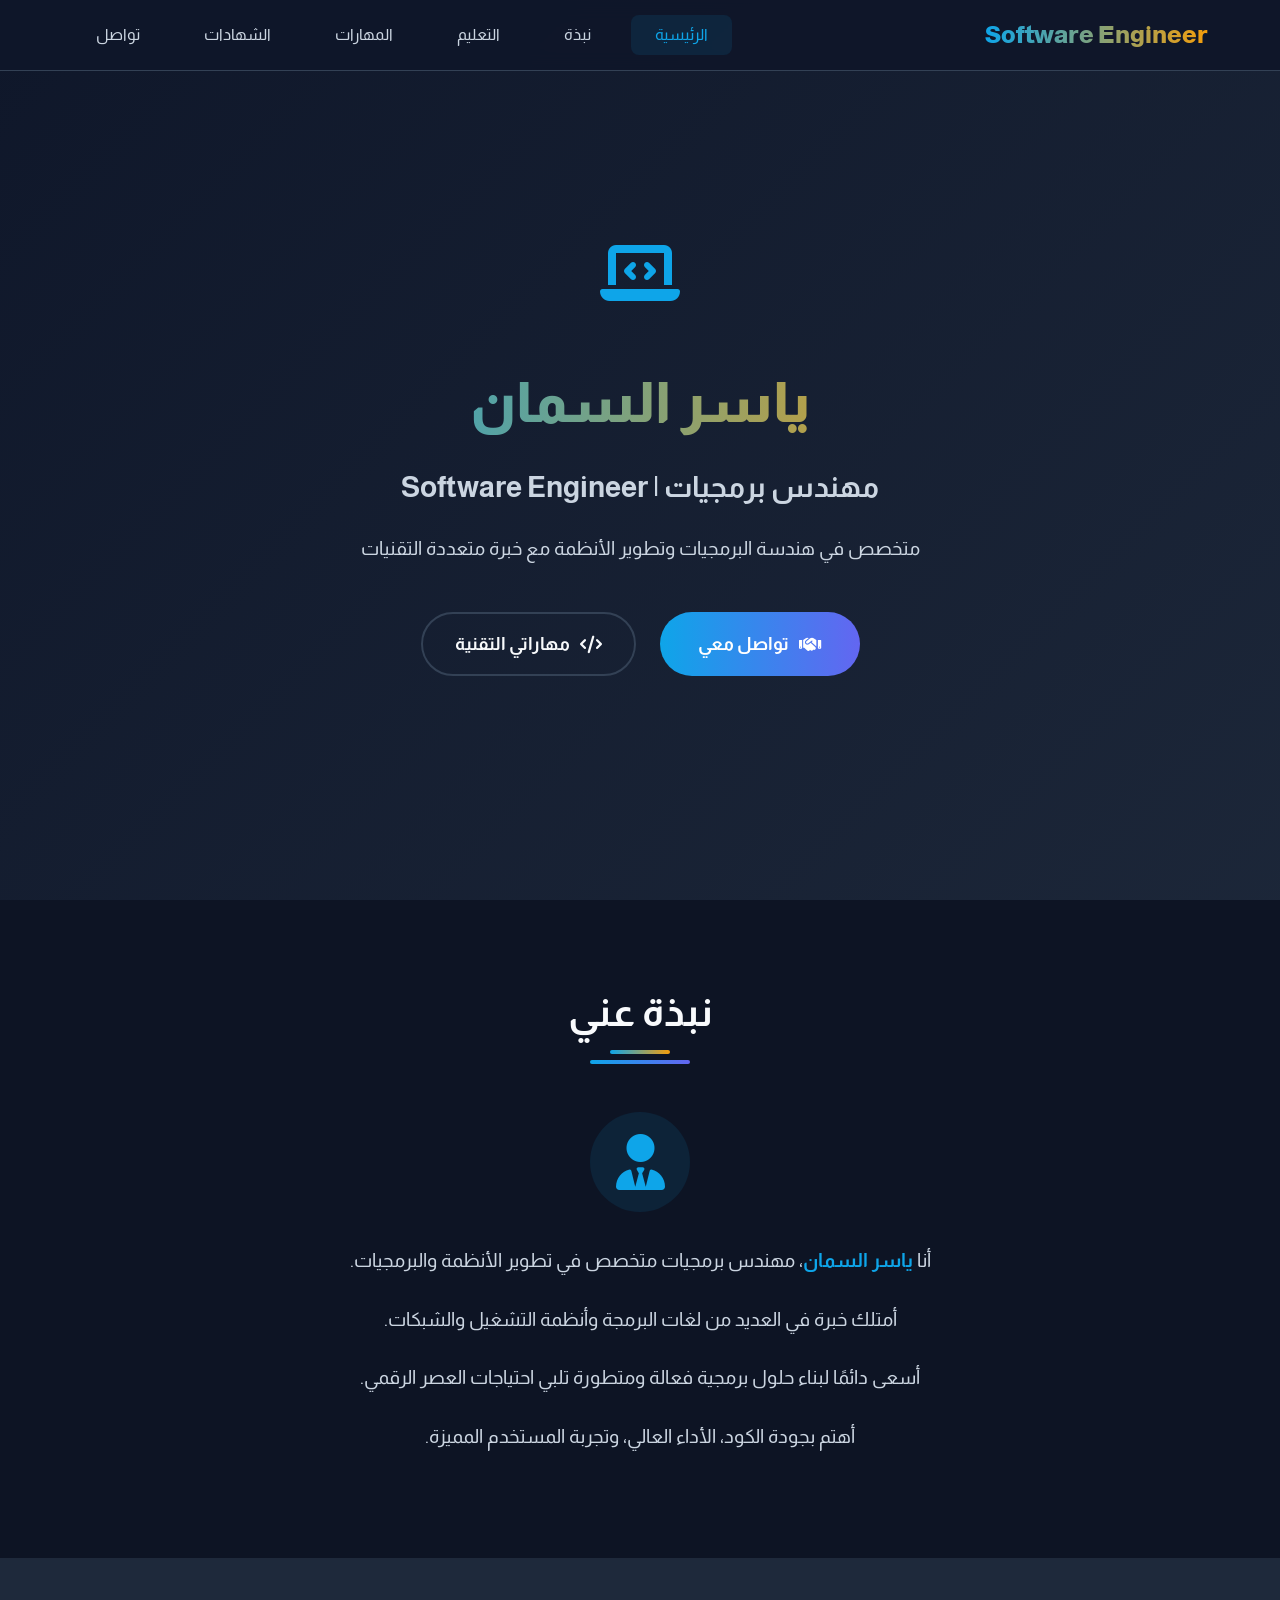
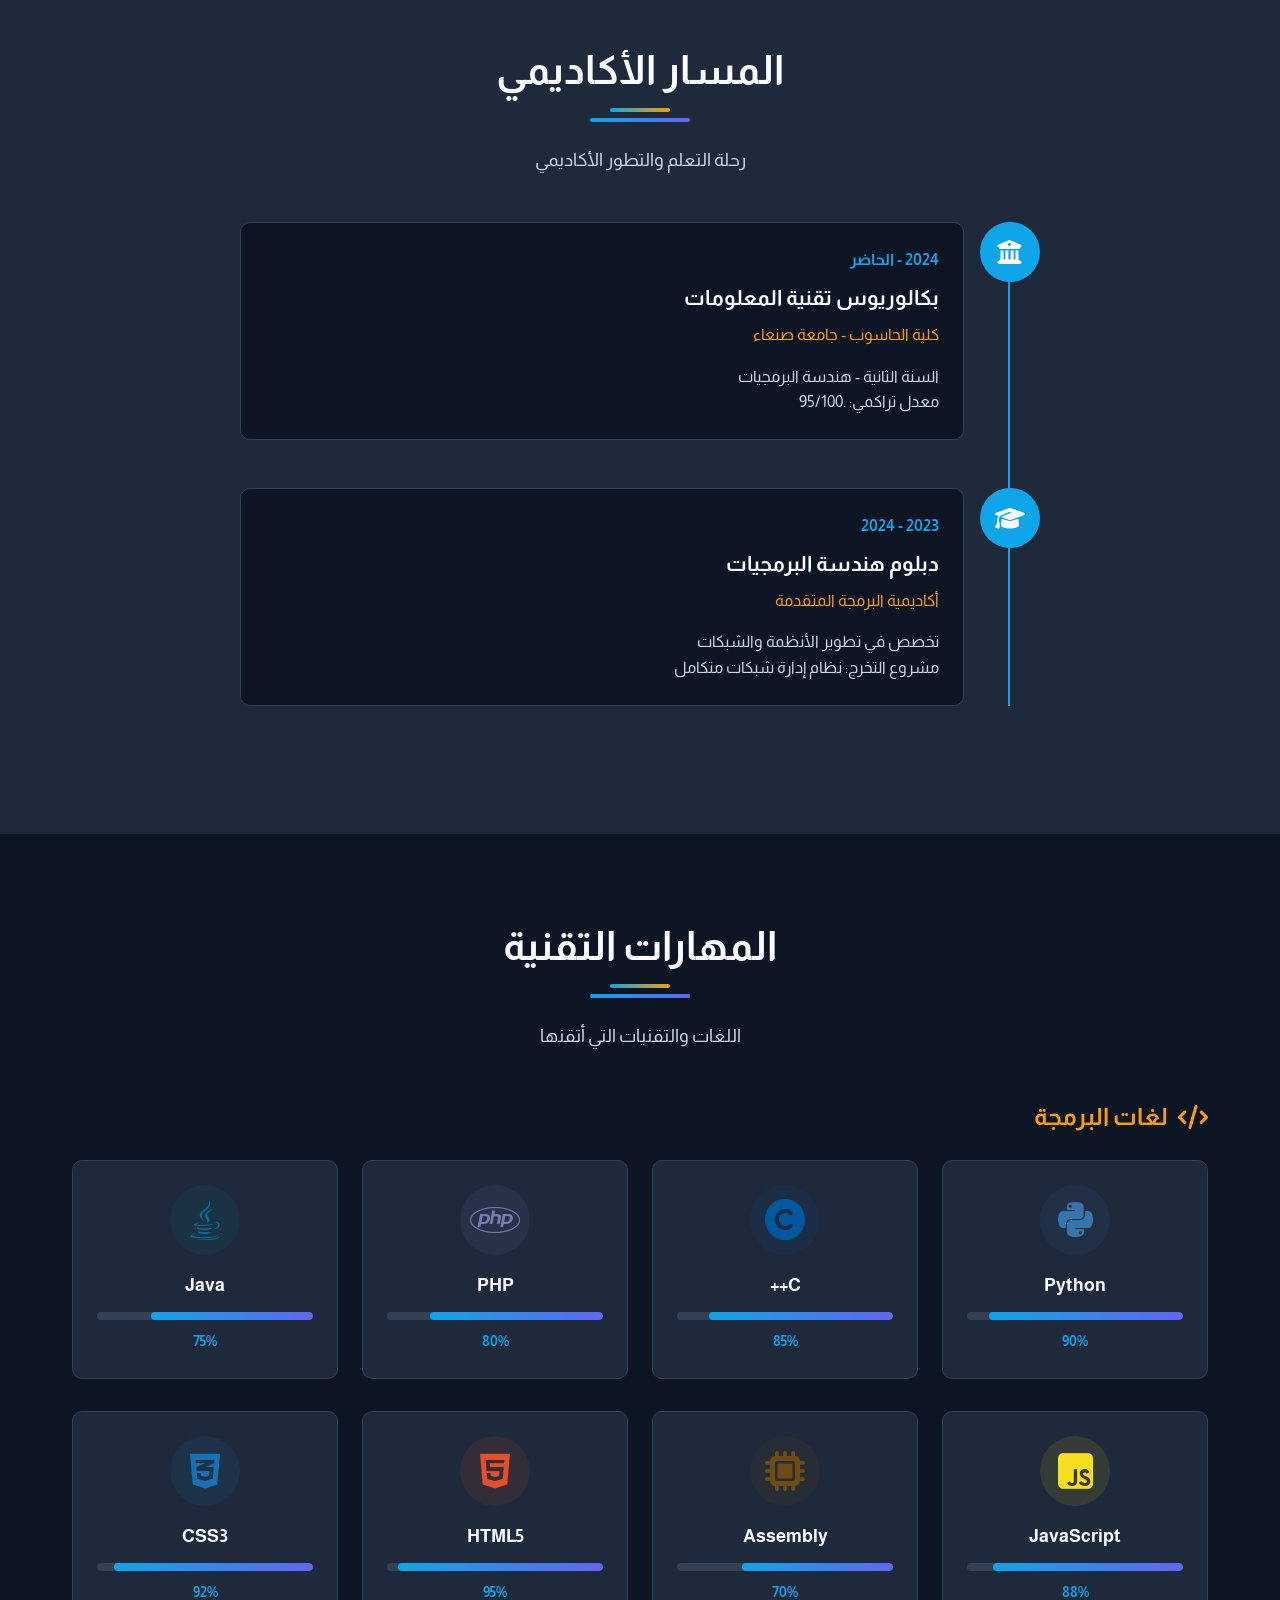
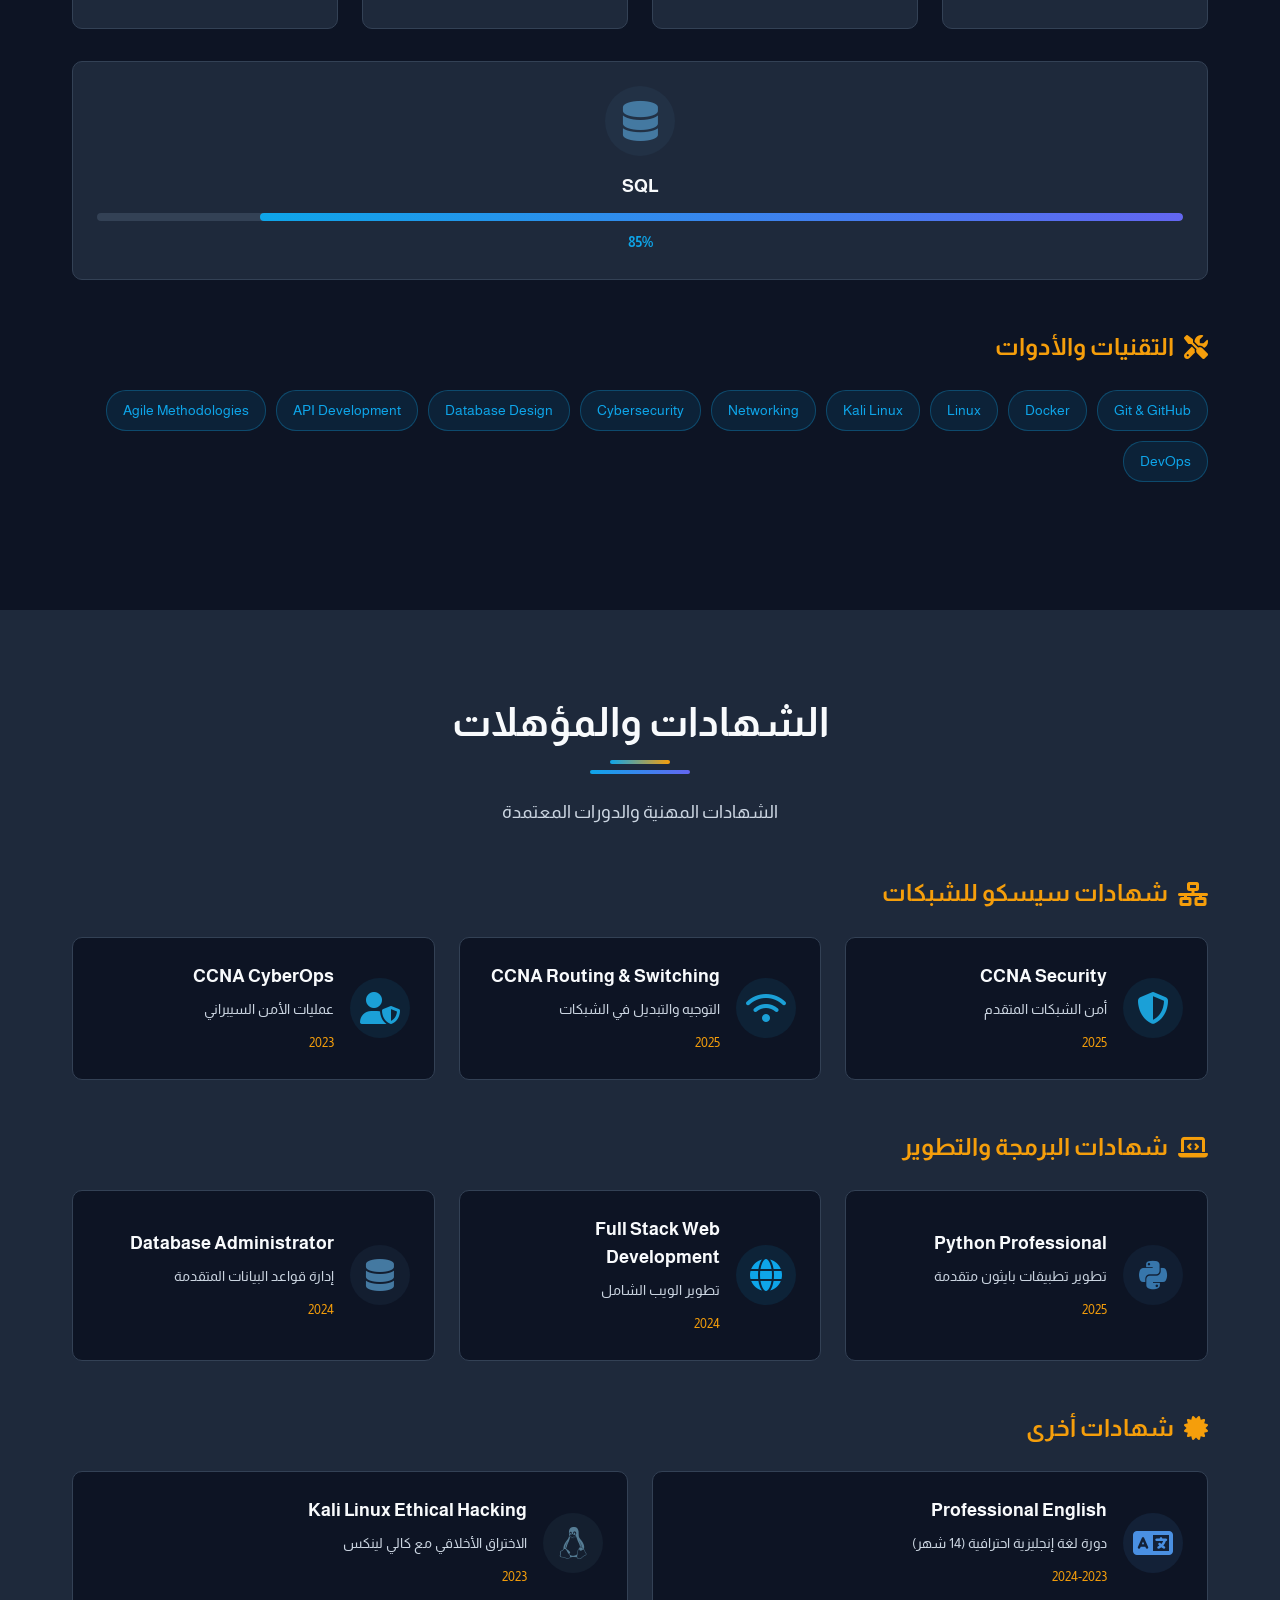
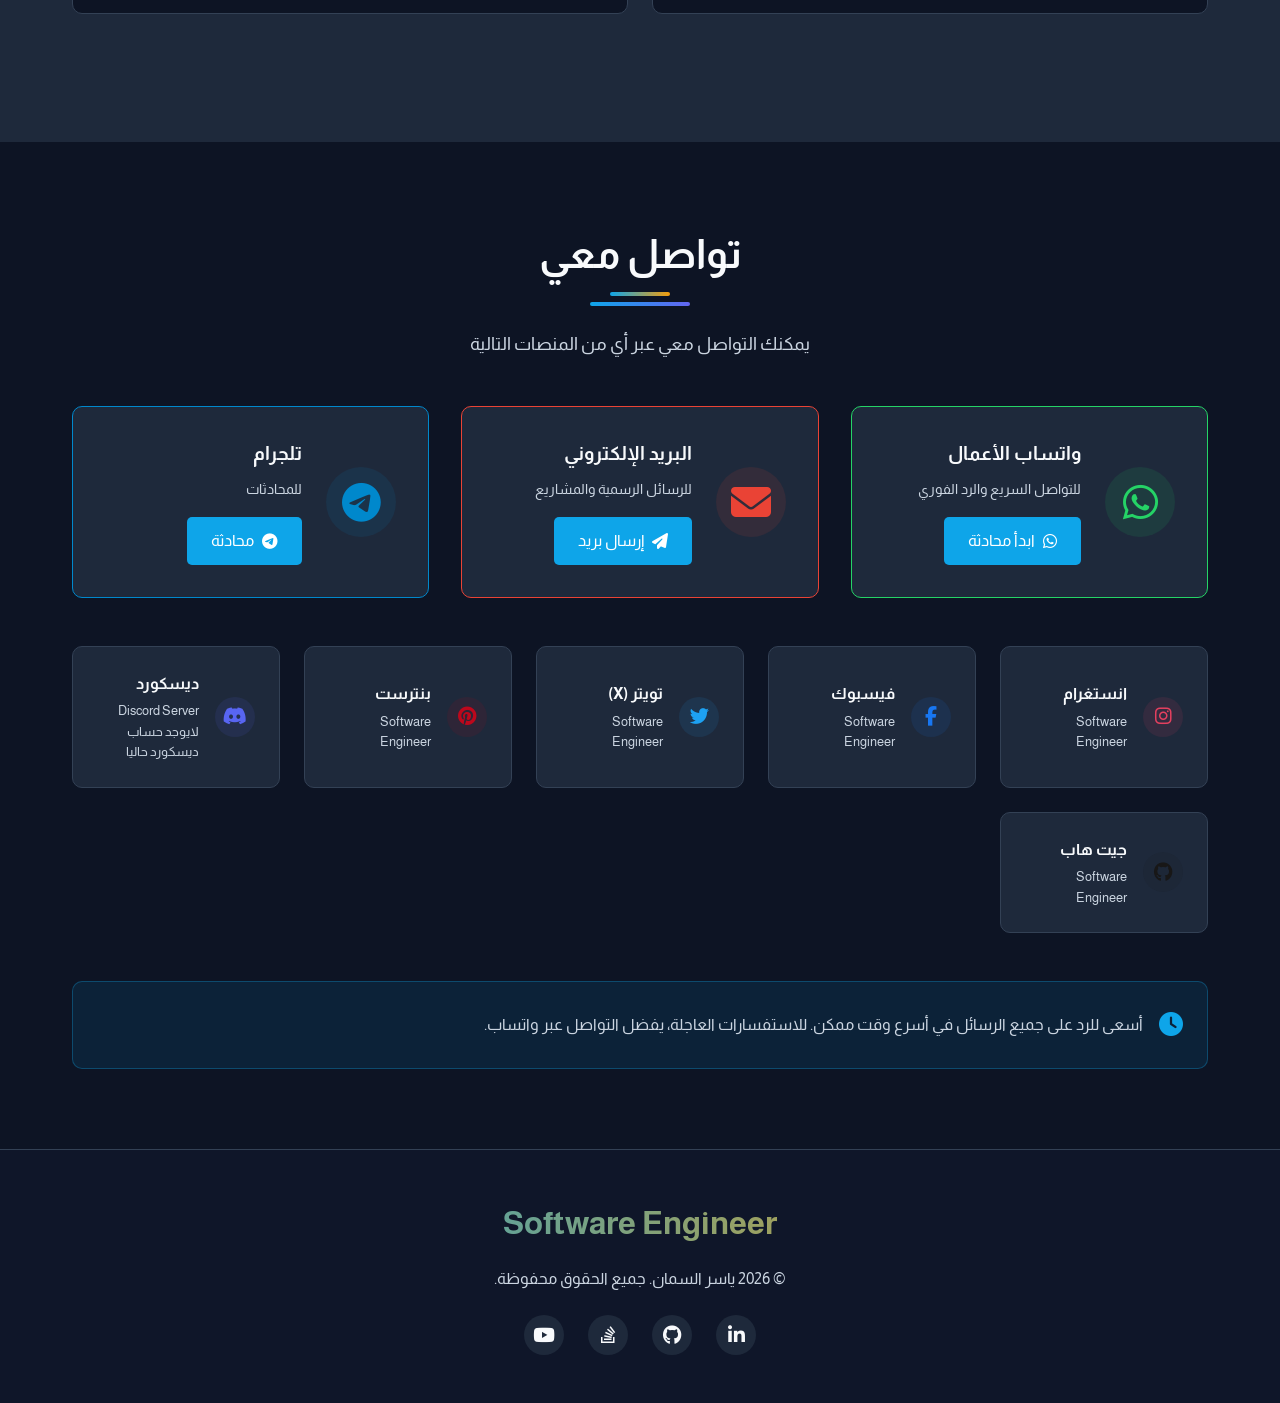
<file: index.html>
<!DOCTYPE html>
<html lang="ar" dir="rtl">
<head>
    <meta charset="UTF-8">
    <meta name="viewport" content="width=device-width, initial-scale=1.0">
    <title>ياسر السمان | مهندس برمجيات</title>
    
    <!-- Font Awesome للأيقونات -->
    <link rel="stylesheet" href="https://cdnjs.cloudflare.com/ajax/libs/font-awesome/6.4.0/css/all.min.css">
    
    <!-- CSS المخصص -->
    <link rel="stylesheet" href="css/style.css">
    
    <!-- Google Fonts -->
    <link href="https://fonts.googleapis.com/css2?family=Cairo:wght@300;400;500;600;700&family=Tajawal:wght@300;400;500;700&family=Almarai:wght@300;400;700;800&display=swap" rel="stylesheet">
    
    <!-- Bootstrap Icons -->
    <link rel="stylesheet" href="https://cdn.jsdelivr.net/npm/bootstrap-icons@1.10.0/font/bootstrap-icons.css">
</head>
<body class="dark-theme">
    <!-- شريط التنقل -->
    <nav class="navbar">
        <div class="nav-container">
            <div class="logo">
                <span class="logo-text">Software Engineer</span>
            </div>
            <ul class="nav-menu">
                <li><a href="#home" class="nav-link active">الرئيسية</a></li>
                <li><a href="#about" class="nav-link">نبذة</a></li>
                <li><a href="#education" class="nav-link">التعليم</a></li>
                <li><a href="#skills" class="nav-link">المهارات</a></li>
                <li><a href="#certificates" class="nav-link">الشهادات</a></li>
                <li><a href="#contact" class="nav-link">تواصل</a></li>
            </ul>
            <div class="hamburger">
                <span class="bar"></span>
                <span class="bar"></span>
                <span class="bar"></span>
            </div>
        </div>
    </nav>

    <!-- القسم الرئيسي -->
    <section id="home" class="hero-section">
        <div class="hero-container">
            <div class="hero-content">
                <div class="hero-icon">
                    <i class="fas fa-laptop-code"></i>
                </div>
                <h1 class="hero-title">ياسر السمان</h1>
                <h2 class="hero-subtitle">مهندس برمجيات | Software Engineer</h2>
                <p class="hero-desc">متخصص في هندسة البرمجيات وتطوير الأنظمة مع خبرة متعددة التقنيات</p>
                
                <div class="hero-buttons">
                    <a href="#contact" class="btn-primary">
                        <i class="fas fa-handshake"></i> تواصل معي
                    </a>
                    <a href="#skills" class="btn-secondary">
                        <i class="fas fa-code"></i> مهاراتي التقنية
                    </a>
                </div>
            </div>
        </div>
    </section>

    <!-- قسم النبذة -->
    <section id="about" class="about-section">
        <div class="container">
            <div class="section-header">
                <h2 class="section-title">نبذة عني</h2>
                <div class="section-line"></div>
            </div>
            
            <div class="about-content">
                <div class="about-icon">
                    <i class="fas fa-user-tie"></i>
                </div>
                <div class="about-text">
                    <p>أنا <strong>ياسر السمان</strong>، مهندس برمجيات متخصص في تطوير الأنظمة والبرمجيات.</p>
                    <p>أمتلك خبرة في العديد من لغات البرمجة وأنظمة التشغيل والشبكات.</p>
                    <p>أسعى دائمًا لبناء حلول برمجية فعالة ومتطورة تلبي احتياجات العصر الرقمي.</p>
                    <p>أهتم بجودة الكود، الأداء العالي، وتجربة المستخدم المميزة.</p>
                </div>
            </div>
        </div>
    </section>

    <!-- قسم التعليم -->
    <section id="education" class="education-section">
        <div class="container">
            <div class="section-header">
                <h2 class="section-title">المسار الأكاديمي</h2>
                <div class="section-line"></div>
                <p class="section-subtitle">رحلة التعلم والتطور الأكاديمي</p>
            </div>
            
            <div class="timeline">
                <div class="timeline-item">
                    <div class="timeline-icon">
                        <i class="fas fa-university"></i>
                    </div>
                    <div class="timeline-content">
                        <div class="timeline-date">2024 - الحاضر</div>
                        <h3 class="timeline-title">بكالوريوس تقنية المعلومات</h3>
                        <h4 class="timeline-subtitle">كلية الحاسوب - جامعة صنعاء</h4>
                        <p class="timeline-desc">
                            السنة الثانية - هندسة البرمجيات<br>
                            معدل تراكمي: .95/100
                        </p>
                    </div>
                </div>
                
                <div class="timeline-item">
                    <div class="timeline-icon">
                        <i class="fas fa-graduation-cap"></i>
                    </div>
                    <div class="timeline-content">
                        <div class="timeline-date">2023 - 2024</div>
                        <h3 class="timeline-title">دبلوم هندسة البرمجيات</h3>
                        <h4 class="timeline-subtitle">أكاديمية البرمجة المتقدمة</h4>
                        <p class="timeline-desc">
                            تخصص في تطوير الأنظمة والشبكات<br>
                            مشروع التخرج: نظام إدارة شبكات متكامل
                        </p>
                    </div>
                </div>
            </div>
        </div>
    </section>

    <!-- قسم المهارات -->
    <section id="skills" class="skills-section">
        <div class="container">
            <div class="section-header">
                <h2 class="section-title">المهارات التقنية</h2>
                <div class="section-line"></div>
                <p class="section-subtitle">اللغات والتقنيات التي أتقنها</p>
            </div>
            
            <div class="skills-grid">
                <!-- لغات البرمجة -->
                <div class="skill-category">
                    <h3 class="category-title"><i class="fas fa-code"></i> لغات البرمجة</h3>
                    <div class="skills-row">
                        <div class="skill-card">
                            <div class="skill-icon python">
                                <i class="fab fa-python"></i>
                            </div>
                            <h4 class="skill-name">Python</h4>
                            <div class="skill-level">
                                <div class="level-bar" style="width: 90%"></div>
                            </div>
                            <span class="skill-percent">90%</span>
                        </div>
                        
                        <div class="skill-card">
                            <div class="skill-icon cpp">
                                <i class="fas fa-copyright"></i>
                            </div>
                            <h4 class="skill-name">C++</h4>
                            <div class="skill-level">
                                <div class="level-bar" style="width: 85%"></div>
                            </div>
                            <span class="skill-percent">85%</span>
                        </div>
                        
                        <div class="skill-card">
                            <div class="skill-icon php">
                                <i class="fab fa-php"></i>
                            </div>
                            <h4 class="skill-name">PHP</h4>
                            <div class="skill-level">
                                <div class="level-bar" style="width: 80%"></div>
                            </div>
                            <span class="skill-percent">80%</span>
                        </div>
                        
                        <div class="skill-card">
                            <div class="skill-icon java">
                                <i class="fab fa-java"></i>
                            </div>
                            <h4 class="skill-name">Java</h4>
                            <div class="skill-level">
                                <div class="level-bar" style="width: 75%"></div>
                            </div>
                            <span class="skill-percent">75%</span>
                        </div>
                    </div>
                    
                    <div class="skills-row">
                        <div class="skill-card">
                            <div class="skill-icon js">
                                <i class="fab fa-js-square"></i>
                            </div>
                            <h4 class="skill-name">JavaScript</h4>
                            <div class="skill-level">
                                <div class="level-bar" style="width: 88%"></div>
                            </div>
                            <span class="skill-percent">88%</span>
                        </div>
                        
                        <div class="skill-card">
                            <div class="skill-icon assembly">
                                <i class="fas fa-microchip"></i>
                            </div>
                            <h4 class="skill-name">Assembly</h4>
                            <div class="skill-level">
                                <div class="level-bar" style="width: 70%"></div>
                            </div>
                            <span class="skill-percent">70%</span>
                        </div>
                        
                        <div class="skill-card">
                            <div class="skill-icon html">
                                <i class="fab fa-html5"></i>
                            </div>
                            <h4 class="skill-name">HTML5</h4>
                            <div class="skill-level">
                                <div class="level-bar" style="width: 95%"></div>
                            </div>
                            <span class="skill-percent">95%</span>
                        </div>
                        
                        <div class="skill-card">
                            <div class="skill-icon css">
                                <i class="fab fa-css3-alt"></i>
                            </div>
                            <h4 class="skill-name">CSS3</h4>
                            <div class="skill-level">
                                <div class="level-bar" style="width: 92%"></div>
                            </div>
                            <span class="skill-percent">92%</span>
                        </div>
                    </div>
                    
                    <div class="skills-row">
                        <div class="skill-card">
                            <div class="skill-icon sql">
                                <i class="fas fa-database"></i>
                            </div>
                            <h4 class="skill-name">SQL</h4>
                            <div class="skill-level">
                                <div class="level-bar" style="width: 85%"></div>
                            </div>
                            <span class="skill-percent">85%</span>
                        </div>
                    </div>
                </div>
                
                <!-- التقنيات والأدوات -->
                <div class="skill-category">
                    <h3 class="category-title"><i class="fas fa-tools"></i> التقنيات والأدوات</h3>
                    <div class="tech-tags">
                        <span class="tech-tag">Git & GitHub</span>
                        <span class="tech-tag">Docker</span>
                        <span class="tech-tag">Linux</span>
                        <span class="tech-tag">Kali Linux</span>
                        <span class="tech-tag">Networking</span>
                        <span class="tech-tag">Cybersecurity</span>
                        <span class="tech-tag">Database Design</span>
                        <span class="tech-tag">API Development</span>
                        <span class="tech-tag">Agile Methodologies</span>
                        <span class="tech-tag">DevOps</span>
                    </div>
                </div>
            </div>
        </div>
    </section>

    <!-- قسم الشهادات -->
    <section id="certificates" class="certificates-section">
        <div class="container">
            <div class="section-header">
                <h2 class="section-title">الشهادات والمؤهلات</h2>
                <div class="section-line"></div>
                <p class="section-subtitle">الشهادات المهنية والدورات المعتمدة</p>
            </div>
            
            <div class="certificates-grid">
                <!-- شهادات سيسكو -->
                <div class="certificate-category">
                    <h3 class="category-title"><i class="fas fa-network-wired"></i> شهادات سيسكو للشبكات</h3>
                    <div class="certificates-row">
                        <div class="certificate-card">
                            <div class="certificate-icon cisco">
                                <i class="fas fa-shield-alt"></i>
                            </div>
                            <div class="certificate-content">
                                <h4 class="certificate-title">CCNA Security</h4>
                                <p class="certificate-desc">أمن الشبكات المتقدم</p>
                                <span class="certificate-date">2025</span>
                            </div>
                        </div>
                        
                        <div class="certificate-card">
                            <div class="certificate-icon cisco">
                                <i class="fas fa-wifi"></i>
                            </div>
                            <div class="certificate-content">
                                <h4 class="certificate-title">CCNA Routing & Switching</h4>
                                <p class="certificate-desc">التوجيه والتبديل في الشبكات</p>
                                <span class="certificate-date">2025</span>
                            </div>
                        </div>
                        
                        <div class="certificate-card">
                            <div class="certificate-icon cisco">
                                <i class="fas fa-user-shield"></i>
                            </div>
                            <div class="certificate-content">
                                <h4 class="certificate-title">CCNA CyberOps</h4>
                                <p class="certificate-desc">عمليات الأمن السيبراني</p>
                                <span class="certificate-date">2023</span>
                            </div>
                        </div>
                    </div>
                </div>
                
                <!-- شهادات البرمجة -->
                <div class="certificate-category">
                    <h3 class="category-title"><i class="fas fa-laptop-code"></i> شهادات البرمجة والتطوير</h3>
                    <div class="certificates-row">
                        <div class="certificate-card">
                            <div class="certificate-icon python">
                                <i class="fab fa-python"></i>
                            </div>
                            <div class="certificate-content">
                                <h4 class="certificate-title">Python Professional</h4>
                                <p class="certificate-desc">تطوير تطبيقات بايثون متقدمة</p>
                                <span class="certificate-date">2025</span>
                            </div>
                        </div>
                        
                        <div class="certificate-card">
                            <div class="certificate-icon web">
                                <i class="fas fa-globe"></i>
                            </div>
                            <div class="certificate-content">
                                <h4 class="certificate-title">Full Stack Web Development</h4>
                                <p class="certificate-desc">تطوير الويب الشامل</p>
                                <span class="certificate-date">2024</span>
                            </div>
                        </div>
                        
                        <div class="certificate-card">
                            <div class="certificate-icon database">
                                <i class="fas fa-database"></i>
                            </div>
                            <div class="certificate-content">
                                <h4 class="certificate-title">Database Administrator</h4>
                                <p class="certificate-desc">إدارة قواعد البيانات المتقدمة</p>
                                <span class="certificate-date">2024</span>
                            </div>
                        </div>
                    </div>
                </div>
                
                <!-- شهادات أخرى -->
                <div class="certificate-category">
                    <h3 class="category-title"><i class="fas fa-certificate"></i> شهادات أخرى</h3>
                    <div class="certificates-row">
                        <div class="certificate-card">
                            <div class="certificate-icon english">
                                <i class="fas fa-language"></i>
                            </div>
                            <div class="certificate-content">
                                <h4 class="certificate-title">Professional English</h4>
                                <p class="certificate-desc">دورة لغة إنجليزية احترافية (14 شهر)</p>
                                <span class="certificate-date">2024-2023</span>
                            </div>
                        </div>
                        
                        <div class="certificate-card">
                            <div class="certificate-icon kali">
                                <i class="fab fa-linux"></i>
                            </div>
                            <div class="certificate-content">
                                <h4 class="certificate-title">Kali Linux Ethical Hacking</h4>
                                <p class="certificate-desc">الاختراق الأخلاقي مع كالي لينكس</p>
                                <span class="certificate-date">2023</span>
                            </div>
                        </div>
                    </div>
                </div>
            </div>
        </div>
    </section>

    <!-- قسم التواصل -->
    <section id="contact" class="contact-section">
        <div class="container">
            <div class="section-header">
                <h2 class="section-title">تواصل معي</h2>
                <div class="section-line"></div>
                <p class="section-subtitle">يمكنك التواصل معي عبر أي من المنصات التالية</p>
            </div>
            
            <div class="contact-content">
                <!-- التواصل الأساسي -->
                <div class="direct-contact">
                    <div class="contact-item whatsapp">
                        <div class="contact-icon">
                            <i class="fab fa-whatsapp"></i>
                        </div>
                        <div class="contact-text">
                            <h4>واتساب الأعمال</h4>
                            <p>للتواصل السريع والرد الفوري</p>
                            <a href="https://wa.me/+967784888066" class="contact-btn" target="_blank">
                                <i class="fab fa-whatsapp"></i> ابدأ محادثة
                            </a>
                        </div>
                    </div>
                    
                    <div class="contact-item email">
                        <div class="contact-icon">
                            <i class="fas fa-envelope"></i>
                        </div>
                        <div class="contact-text">
                            <h4>البريد الإلكتروني</h4>
                            <p>للرسائل الرسمية والمشاريع</p>
                            <a href="mailto:776468641y@gmail.com" class="contact-btn">
                                <i class="fas fa-paper-plane"></i> إرسال بريد
                            </a>
                        </div>
                    </div>
                    
                    <div class="contact-item telegram">
                        <div class="contact-icon">
                            <i class="fab fa-telegram"></i>
                        </div>
                        <div class="contact-text">
                            <h4>تلجرام</h4>
                            <p>للمحادثات </p>
                            <a href="https://t.me/S88_Y" class="contact-btn" target="_blank">
                                <i class="fab fa-telegram"></i> محادثة 
                            </a>
                        </div>
                    </div>
                </div>
                
                <!-- وسائل التواصل الاجتماعي -->
                <div class="social-grid">
                    <a href="https://www.instagram.com/i2_8u" class="social-card instagram" target="_blank">
                        <div class="social-icon">
                            <i class="fab fa-instagram"></i>
                        </div>
                        <div class="social-info">
                            <h4>انستغرام</h4>
                            <p>Software Engineer</p>
                        </div>
                    </a>
                    
                    <a href="https://www.facebook.com/share/1AvpAZfAjd/" class="social-card facebook" target="_blank">
                        <div class="social-icon">
                            <i class="fab fa-facebook-f"></i>
                        </div>
                        <div class="social-info">
                            <h4>فيسبوك</h4>
                            <p>Software Engineer</p>
                        </div>
                    </a>
                    
                    <a href="https://x.com/776468641y" class="social-card twitter" target="_blank">
                        <div class="social-icon">
                            <i class="fab fa-twitter"></i>
                        </div>
                        <div class="social-info">
                            <h4>تويتر (X)</h4>
                            <p>Software Engineer</p>
                        </div>
                    </a>
                    
                    <a href="https://pin.it/3lHsz9ydt" class="social-card pinterest" target="_blank">
                        <div class="social-icon">
                            <i class="fab fa-pinterest"></i>
                        </div>
                        <div class="social-info">
                            <h4>بنترست</h4>
                            <p>Software Engineer</p>
                        </div>
                    </a>
                    
                    <a href="https://discord.gg/your_invite_code" class="social-card discord" target="_blank">
                        <div class="social-icon">
                            <i class="fab fa-discord"></i>
                        </div>
                        <div class="social-info">
                            <h4>ديسكورد</h4>
                            <p>Discord Server  لايوجد حساب ديسكورد حاليا</p>
                        </div>
                    </a>
                    
                    <a href="https://github.com/Yasseralsaman" class="social-card github" target="_blank">
                        <div class="social-icon">
                            <i class="fab fa-github"></i>
                        </div>
                        <div class="social-info">
                            <h4>جيت هاب</h4>
                            <p>Software Engineer</p>
                        </div>
                    </a>
                </div>
                
                <!-- ملاحظة -->
                <div class="contact-note">
                    <div class="note-icon">
                        <i class="fas fa-clock"></i>
                    </div>
                    <p>أسعى للرد على جميع الرسائل في أسرع وقت ممكن. للاستفسارات العاجلة، يفضل التواصل عبر واتساب.</p>
                </div>
            </div>
        </div>
    </section>

    <!-- الفوتر -->
    <footer class="footer">
        <div class="container">
            <div class="footer-content">
                <div class="footer-logo">Software Engineer</div>
                <p class="footer-text">© <span id="current-year">2024</span> ياسر السمان. جميع الحقوق محفوظة.</p>
                <div class="footer-social">
                    <a href="#" class="social-icon"><i class="fab fa-linkedin-in"></i></a>
                    <a href="#" class="social-icon"><i class="fab fa-github"></i></a>
                    <a href="#" class="social-icon"><i class="fab fa-stack-overflow"></i></a>
                    <a href="#" class="social-icon"><i class="fab fa-youtube"></i></a>
                </div>
            </div>
        </div>
    </footer>

    <!-- JavaScript -->
    <script src="js/script.js"></script>
</body>

</html>
</file>
<file: css/style.css>
/* CSS Reset وإعدادات أساسية */
* {
    margin: 0;
    padding: 0;
    box-sizing: border-box;
}

:root {
    --primary-color: #0ea5e9;
    --primary-dark: #0284c7;
    --secondary-color: #6366f1;
    --accent-color: #f59e0b;
    --dark-bg: #0f172a;
    --dark-card: #1e293b;
    --darker-card: #0d1424;
    --dark-text: #f8fafc;
    --dark-text-secondary: #cbd5e1;
    --border-color: #334155;
    --success-color: #10b981;
    
    /* ألوان لغات البرمجة */
    --python: #3776AB;
    --cpp: #00599C;
    --php: #777BB4;
    --java: #007396;
    --javascript: #F7DF1E;
    --assembly: #6E4C13;
    --html: #E34F26;
    --css: #1572B6;
    --sql: #4479A1;
    
    /* ألوان وسائل التواصل */
    --whatsapp: #25D366;
    --email: #EA4335;
    --telegram: #0088cc;
    --instagram: #E4405F;
    --facebook: #1877F2;
    --twitter: #1DA1F2;
    --pinterest: #BD081C;
    --discord: #5865F2;
    --github: #181717;
    --cisco: #1BA0D7;
    --kali: #557C94;
    --english: #4A90E2;
}

body {
    font-family: 'Almarai', 'Tajawal', 'Cairo', sans-serif;
    background-color: var(--dark-bg);
    color: var(--dark-text);
    line-height: 1.6;
    direction: rtl;
}

/* شريط التنقل */
.navbar {
    background-color: rgba(15, 23, 42, 0.95);
    backdrop-filter: blur(10px);
    position: fixed;
    top: 0;
    width: 100%;
    z-index: 1000;
    padding: 1rem 0;
    border-bottom: 1px solid var(--border-color);
}

.nav-container {
    max-width: 1200px;
    margin: 0 auto;
    display: flex;
    justify-content: space-between;
    align-items: center;
    padding: 0 2rem;
}

.logo {
    font-size: 1.5rem;
    font-weight: 700;
}

.logo-text {
    background: linear-gradient(90deg, var(--primary-color), var(--accent-color));
    -webkit-background-clip: text;
    -webkit-text-fill-color: transparent;
    background-clip: text;
    font-weight: 800;
}

.nav-menu {
    display: flex;
    list-style: none;
    gap: 1rem;
}

.nav-link {
    color: var(--dark-text-secondary);
    text-decoration: none;
    padding: 0.7rem 1.5rem;
    border-radius: 8px;
    transition: all 0.3s ease;
    font-weight: 500;
}

.nav-link:hover, .nav-link.active {
    color: var(--primary-color);
    background-color: rgba(14, 165, 233, 0.1);
}

.hamburger {
    display: none;
    cursor: pointer;
}

.bar {
    display: block;
    width: 25px;
    height: 3px;
    margin: 5px auto;
    background-color: var(--dark-text);
    transition: all 0.3s ease;
}

/* الأقسام العامة */
.container {
    max-width: 1200px;
    margin: 0 auto;
    padding: 0 2rem;
}

section {
    padding: 5rem 0;
}

.section-header {
    text-align: center;
    margin-bottom: 3rem;
}

.section-title {
    font-size: 2.5rem;
    margin-bottom: 1rem;
    color: var(--dark-text);
    position: relative;
    display: inline-block;
}

.section-title:after {
    content: '';
    position: absolute;
    bottom: -10px;
    right: 50%;
    transform: translateX(50%);
    width: 60px;
    height: 4px;
    background: linear-gradient(to right, var(--primary-color), var(--accent-color));
    border-radius: 2px;
}

.section-line {
    width: 100px;
    height: 4px;
    background: linear-gradient(to right, var(--primary-color), var(--secondary-color));
    margin: 0 auto 1.5rem;
    border-radius: 2px;
}

.section-subtitle {
    color: var(--dark-text-secondary);
    font-size: 1.1rem;
    max-width: 700px;
    margin: 0 auto;
}

/* القسم الرئيسي */
.hero-section {
    min-height: 100vh;
    display: flex;
    align-items: center;
    background: linear-gradient(135deg, rgba(15, 23, 42, 0.95) 0%, rgba(30, 41, 59, 0.85) 100%);
    position: relative;
}

.hero-container {
    max-width: 1200px;
    margin: 0 auto;
    padding: 0 2rem;
    width: 100%;
}

.hero-content {
    text-align: center;
    max-width: 800px;
    margin: 0 auto;
}

.hero-icon {
    font-size: 4rem;
    color: var(--primary-color);
    margin-bottom: 2rem;
}

.hero-title {
    font-size: 3.5rem;
    font-weight: 800;
    margin-bottom: 1rem;
    background: linear-gradient(90deg, var(--primary-color), var(--accent-color));
    -webkit-background-clip: text;
    -webkit-text-fill-color: transparent;
    background-clip: text;
}

.hero-subtitle {
    font-size: 1.8rem;
    color: var(--dark-text-secondary);
    margin-bottom: 1.5rem;
    font-weight: 600;
}

.hero-desc {
    font-size: 1.2rem;
    color: var(--dark-text-secondary);
    margin-bottom: 3rem;
    max-width: 600px;
    margin-left: auto;
    margin-right: auto;
}

.hero-buttons {
    display: flex;
    justify-content: center;
    gap: 1.5rem;
    flex-wrap: wrap;
}

.btn-primary, .btn-secondary {
    padding: 1rem 2rem;
    border-radius: 50px;
    text-decoration: none;
    font-weight: 600;
    font-size: 1.1rem;
    display: inline-flex;
    align-items: center;
    justify-content: center;
    transition: all 0.3s ease;
    min-width: 200px;
}

.btn-primary i, .btn-secondary i {
    margin-left: 10px;
}

.btn-primary {
    background: linear-gradient(90deg, var(--primary-color), var(--secondary-color));
    color: white;
}

.btn-primary:hover {
    transform: translateY(-3px);
    box-shadow: 0 10px 20px rgba(14, 165, 233, 0.3);
}

.btn-secondary {
    background-color: transparent;
    color: var(--dark-text);
    border: 2px solid var(--border-color);
}

.btn-secondary:hover {
    border-color: var(--primary-color);
    color: var(--primary-color);
    transform: translateY(-3px);
}

/* قسم النبذة */
.about-section {
    background-color: var(--darker-card);
}

.about-content {
    display: flex;
    flex-direction: column;
    align-items: center;
    text-align: center;
    max-width: 800px;
    margin: 0 auto;
}

.about-icon {
    font-size: 3.5rem;
    color: var(--primary-color);
    margin-bottom: 2rem;
    background-color: rgba(14, 165, 233, 0.1);
    width: 100px;
    height: 100px;
    display: flex;
    align-items: center;
    justify-content: center;
    border-radius: 50%;
}

.about-text {
    font-size: 1.2rem;
    line-height: 1.8;
}

.about-text p {
    margin-bottom: 1.5rem;
    color: var(--dark-text-secondary);
}

.about-text strong {
    color: var(--primary-color);
}

/* قسم التعليم */
.education-section {
    background-color: var(--dark-card);
}

.timeline {
    max-width: 800px;
    margin: 0 auto;
    position: relative;
}

.timeline:before {
    content: '';
    position: absolute;
    right: 30px;
    top: 0;
    bottom: 0;
    width: 2px;
    background: var(--primary-color);
}

.timeline-item {
    display: flex;
    margin-bottom: 3rem;
    position: relative;
}

.timeline-icon {
    width: 60px;
    height: 60px;
    background: var(--primary-color);
    border-radius: 50%;
    display: flex;
    align-items: center;
    justify-content: center;
    color: white;
    font-size: 1.5rem;
    margin-left: 1rem;
    z-index: 1;
}

.timeline-content {
    background: var(--darker-card);
    padding: 1.5rem;
    border-radius: 10px;
    flex: 1;
    border: 1px solid var(--border-color);
}

.timeline-date {
    color: var(--primary-color);
    font-weight: 600;
    margin-bottom: 0.5rem;
}

.timeline-title {
    font-size: 1.3rem;
    margin-bottom: 0.5rem;
}

.timeline-subtitle {
    color: var(--accent-color);
    margin-bottom: 1rem;
    font-weight: 500;
}

.timeline-desc {
    color: var(--dark-text-secondary);
    line-height: 1.6;
}

/* قسم المهارات */
.skills-section {
    background-color: var(--darker-card);
}

.skill-category {
    margin-bottom: 3rem;
}

.category-title {
    font-size: 1.5rem;
    margin-bottom: 1.5rem;
    color: var(--accent-color);
    display: flex;
    align-items: center;
    gap: 10px;
}

.skills-row {
    display: grid;
    grid-template-columns: repeat(auto-fit, minmax(200px, 1fr));
    gap: 1.5rem;
    margin-bottom: 2rem;
}

.skill-card {
    background: var(--dark-card);
    padding: 1.5rem;
    border-radius: 10px;
    text-align: center;
    border: 1px solid var(--border-color);
    transition: transform 0.3s ease;
}

.skill-card:hover {
    transform: translateY(-5px);
    border-color: var(--primary-color);
}

.skill-icon {
    font-size: 2.5rem;
    margin-bottom: 1rem;
    width: 70px;
    height: 70px;
    display: flex;
    align-items: center;
    justify-content: center;
    border-radius: 50%;
    margin: 0 auto 1rem;
}

.skill-icon.python { background-color: rgba(55, 118, 171, 0.1); color: var(--python); }
.skill-icon.cpp { background-color: rgba(0, 89, 156, 0.1); color: var(--cpp); }
.skill-icon.php { background-color: rgba(119, 123, 180, 0.1); color: var(--php); }
.skill-icon.java { background-color: rgba(0, 115, 150, 0.1); color: var(--java); }
.skill-icon.js { background-color: rgba(247, 223, 30, 0.1); color: var(--javascript); }
.skill-icon.assembly { background-color: rgba(110, 76, 19, 0.1); color: var(--assembly); }
.skill-icon.html { background-color: rgba(227, 79, 38, 0.1); color: var(--html); }
.skill-icon.css { background-color: rgba(21, 114, 182, 0.1); color: var(--css); }
.skill-icon.sql { background-color: rgba(68, 121, 161, 0.1); color: var(--sql); }

.skill-name {
    font-size: 1.1rem;
    margin-bottom: 0.8rem;
    display: block;
}

.skill-level {
    height: 8px;
    background: var(--border-color);
    border-radius: 4px;
    margin-bottom: 0.5rem;
    overflow: hidden;
}

.level-bar {
    height: 100%;
    background: linear-gradient(90deg, var(--primary-color), var(--secondary-color));
    border-radius: 4px;
    transition: width 1s ease;
}

.skill-percent {
    color: var(--primary-color);
    font-weight: 600;
    font-size: 0.9rem;
}

.tech-tags {
    display: flex;
    flex-wrap: wrap;
    gap: 10px;
}

.tech-tag {
    background: rgba(14, 165, 233, 0.1);
    color: var(--primary-color);
    padding: 0.5rem 1rem;
    border-radius: 20px;
    font-size: 0.9rem;
    border: 1px solid rgba(14, 165, 233, 0.3);
}

/* قسم الشهادات */
.certificates-section {
    background-color: var(--dark-card);
}

.certificate-category {
    margin-bottom: 3rem;
}

.certificates-row {
    display: grid;
    grid-template-columns: repeat(auto-fit, minmax(300px, 1fr));
    gap: 1.5rem;
}

.certificate-card {
    background: var(--darker-card);
    padding: 1.5rem;
    border-radius: 10px;
    display: flex;
    align-items: center;
    gap: 1rem;
    border: 1px solid var(--border-color);
    transition: transform 0.3s ease;
}

.certificate-card:hover {
    transform: translateY(-5px);
    border-color: var(--primary-color);
}

.certificate-icon {
    font-size: 2rem;
    width: 60px;
    height: 60px;
    display: flex;
    align-items: center;
    justify-content: center;
    border-radius: 50%;
    flex-shrink: 0;
}

.certificate-icon.cisco { background-color: rgba(27, 160, 215, 0.1); color: var(--cisco); }
.certificate-icon.python { background-color: rgba(55, 118, 171, 0.1); color: var(--python); }
.certificate-icon.web { background-color: rgba(14, 165, 233, 0.1); color: var(--primary-color); }
.certificate-icon.database { background-color: rgba(68, 121, 161, 0.1); color: var(--sql); }
.certificate-icon.english { background-color: rgba(74, 144, 226, 0.1); color: var(--english); }
.certificate-icon.kali { background-color: rgba(85, 124, 148, 0.1); color: var(--kali); }

.certificate-content {
    flex: 1;
}

.certificate-title {
    font-size: 1.1rem;
    margin-bottom: 0.5rem;
}

.certificate-desc {
    color: var(--dark-text-secondary);
    font-size: 0.9rem;
    margin-bottom: 0.5rem;
}

.certificate-date {
    color: var(--accent-color);
    font-size: 0.8rem;
    font-weight: 500;
}

/* قسم التواصل */
.contact-section {
    background-color: var(--darker-card);
}

.direct-contact {
    display: grid;
    grid-template-columns: repeat(auto-fit, minmax(300px, 1fr));
    gap: 2rem;
    margin-bottom: 3rem;
}

.contact-item {
    background: var(--dark-card);
    padding: 2rem;
    border-radius: 10px;
    display: flex;
    align-items: center;
    gap: 1.5rem;
    border: 1px solid var(--border-color);
}

.contact-item.whatsapp { border-color: var(--whatsapp); }
.contact-item.email { border-color: var(--email); }
.contact-item.telegram { border-color: var(--telegram); }

.contact-icon {
    font-size: 2.5rem;
    width: 70px;
    height: 70px;
    display: flex;
    align-items: center;
    justify-content: center;
    border-radius: 50%;
    flex-shrink: 0;
}

.contact-item.whatsapp .contact-icon { background-color: rgba(37, 211, 102, 0.1); color: var(--whatsapp); }
.contact-item.email .contact-icon { background-color: rgba(234, 67, 53, 0.1); color: var(--email); }
.contact-item.telegram .contact-icon { background-color: rgba(0, 136, 204, 0.1); color: var(--telegram); }

.contact-text h4 {
    font-size: 1.2rem;
    margin-bottom: 0.5rem;
}

.contact-text p {
    color: var(--dark-text-secondary);
    margin-bottom: 1rem;
    font-size: 0.9rem;
}

.contact-btn {
    display: inline-flex;
    align-items: center;
    gap: 8px;
    padding: 0.7rem 1.5rem;
    background: var(--primary-color);
    color: white;
    text-decoration: none;
    border-radius: 5px;
    font-weight: 500;
    transition: all 0.3s ease;
}

.contact-btn:hover {
    background: var(--primary-dark);
    transform: translateY(-2px);
}

.social-grid {
    display: grid;
    grid-template-columns: repeat(auto-fit, minmax(200px, 1fr));
    gap: 1.5rem;
    margin-bottom: 3rem;
}

.social-card {
    background: var(--dark-card);
    padding: 1.5rem;
    border-radius: 10px;
    display: flex;
    align-items: center;
    gap: 1rem;
    text-decoration: none;
    color: var(--dark-text);
    border: 1px solid var(--border-color);
    transition: all 0.3s ease;
}

.social-card:hover {
    transform: translateY(-5px);
}

.social-card.instagram:hover { border-color: var(--instagram); }
.social-card.facebook:hover { border-color: var(--facebook); }
.social-card.twitter:hover { border-color: var(--twitter); }
.social-card.pinterest:hover { border-color: var(--pinterest); }
.social-card.discord:hover { border-color: var(--discord); }
.social-card.github:hover { border-color: var(--github); }

.social-icon {
    font-size: 1.8rem;
    width: 50px;
    height: 50px;
    display: flex;
    align-items: center;
    justify-content: center;
    border-radius: 50%;
    flex-shrink: 0;
}

.social-card.instagram .social-icon { background-color: rgba(228, 64, 95, 0.1); color: var(--instagram); }
.social-card.facebook .social-icon { background-color: rgba(24, 119, 242, 0.1); color: var(--facebook); }
.social-card.twitter .social-icon { background-color: rgba(29, 161, 242, 0.1); color: var(--twitter); }
.social-card.pinterest .social-icon { background-color: rgba(189, 8, 28, 0.1); color: var(--pinterest); }
.social-card.discord .social-icon { background-color: rgba(88, 101, 242, 0.1); color: var(--discord); }
.social-card.github .social-icon { background-color: rgba(24, 23, 23, 0.1); color: var(--github); }

.social-info h4 {
    font-size: 1rem;
    margin-bottom: 0.3rem;
}

.social-info p {
    color: var(--dark-text-secondary);
    font-size: 0.8rem;
}

.contact-note {
    background: rgba(14, 165, 233, 0.1);
    border: 1px solid rgba(14, 165, 233, 0.3);
    border-radius: 10px;
    padding: 1.5rem;
    display: flex;
    align-items: center;
    gap: 1rem;
}

.note-icon {
    font-size: 1.5rem;
    color: var(--primary-color);
}

.contact-note p {
    color: var(--dark-text-secondary);
    margin: 0;
}

/* الفوتر */
.footer {
    background-color: rgba(15, 23, 42, 0.95);
    padding: 3rem 0;
    border-top: 1px solid var(--border-color);
}

.footer-content {
    text-align: center;
}

.footer-logo {
    font-size: 2rem;
    font-weight: 700;
    margin-bottom: 1rem;
    background: linear-gradient(90deg, var(--primary-color), var(--accent-color));
    -webkit-background-clip: text;
    -webkit-text-fill-color: transparent;
    background-clip: text;
}

.footer-text {
    color: var(--dark-text-secondary);
    margin-bottom: 1.5rem;
}

.footer-social {
    display: flex;
    justify-content: center;
    gap: 1.5rem;
}

.social-icon {
    display: inline-flex;
    align-items: center;
    justify-content: center;
    width: 40px;
    height: 40px;
    background-color: var(--dark-card);
    color: var(--dark-text);
    border-radius: 50%;
    font-size: 1.2rem;
    transition: all 0.3s ease;
    text-decoration: none;
}

.social-icon:hover {
    background-color: var(--primary-color);
    color: white;
    transform: translateY(-3px);
}

/* تصميم متجاوب */
@media (max-width: 992px) {
    .hero-title {
        font-size: 2.8rem;
    }
    
    .hero-subtitle {
        font-size: 1.5rem;
    }
    
    .section-title {
        font-size: 2.2rem;
    }
}

@media (max-width: 768px) {
    .hamburger {
        display: block;
    }
    
    .hamburger.active .bar:nth-child(2) {
        opacity: 0;
    }
    
    .hamburger.active .bar:nth-child(1) {
        transform: translateY(8px) rotate(45deg);
    }
    
    .hamburger.active .bar:nth-child(3) {
        transform: translateY(-8px) rotate(-45deg);
    }
    
    .nav-menu {
        position: fixed;
        right: -100%;
        top: 70px;
        flex-direction: column;
        background-color: var(--dark-card);
        width: 100%;
        text-align: center;
        transition: 0.3s;
        padding: 2rem 0;
        border-top: 1px solid var(--border-color);
    }
    
    .nav-menu.active {
        right: 0;
    }
    
    .nav-link {
        display: block;
        margin: 1rem 0;
        padding: 1rem;
    }
    
    .hero-title {
        font-size: 2.3rem;
    }
    
    .hero-subtitle {
        font-size: 1.3rem;
    }
    
    .hero-buttons {
        flex-direction: column;
        align-items: center;
    }
    
    .btn-primary, .btn-secondary {
        width: 100%;
        max-width: 300px;
    }
    
    .skills-row {
        grid-template-columns: repeat(auto-fit, minmax(150px, 1fr));
    }
    
    .certificates-row {
        grid-template-columns: 1fr;
    }
    
    .direct-contact {
        grid-template-columns: 1fr;
    }
    
    .social-grid {
        grid-template-columns: repeat(2, 1fr);
    }
    
    .timeline:before {
        right: 20px;
    }
    
    .timeline-icon {
        width: 40px;
        height: 40px;
        font-size: 1.2rem;
    }
}

@media (max-width: 480px) {
    .container {
        padding: 0 1rem;
    }
    
    .hero-title {
        font-size: 2rem;
    }
    
    .hero-subtitle {
        font-size: 1.1rem;
    }
    
    .section-title {
        font-size: 1.8rem;
    }
    
    .social-grid {
        grid-template-columns: 1fr;
    }
    
    .skills-row {
        grid-template-columns: 1fr;
    }
    
    .contact-item {
        flex-direction: column;
        text-align: center;
    }
    
    .contact-icon {
        margin: 0 auto 1rem;
    }
}
</file>
